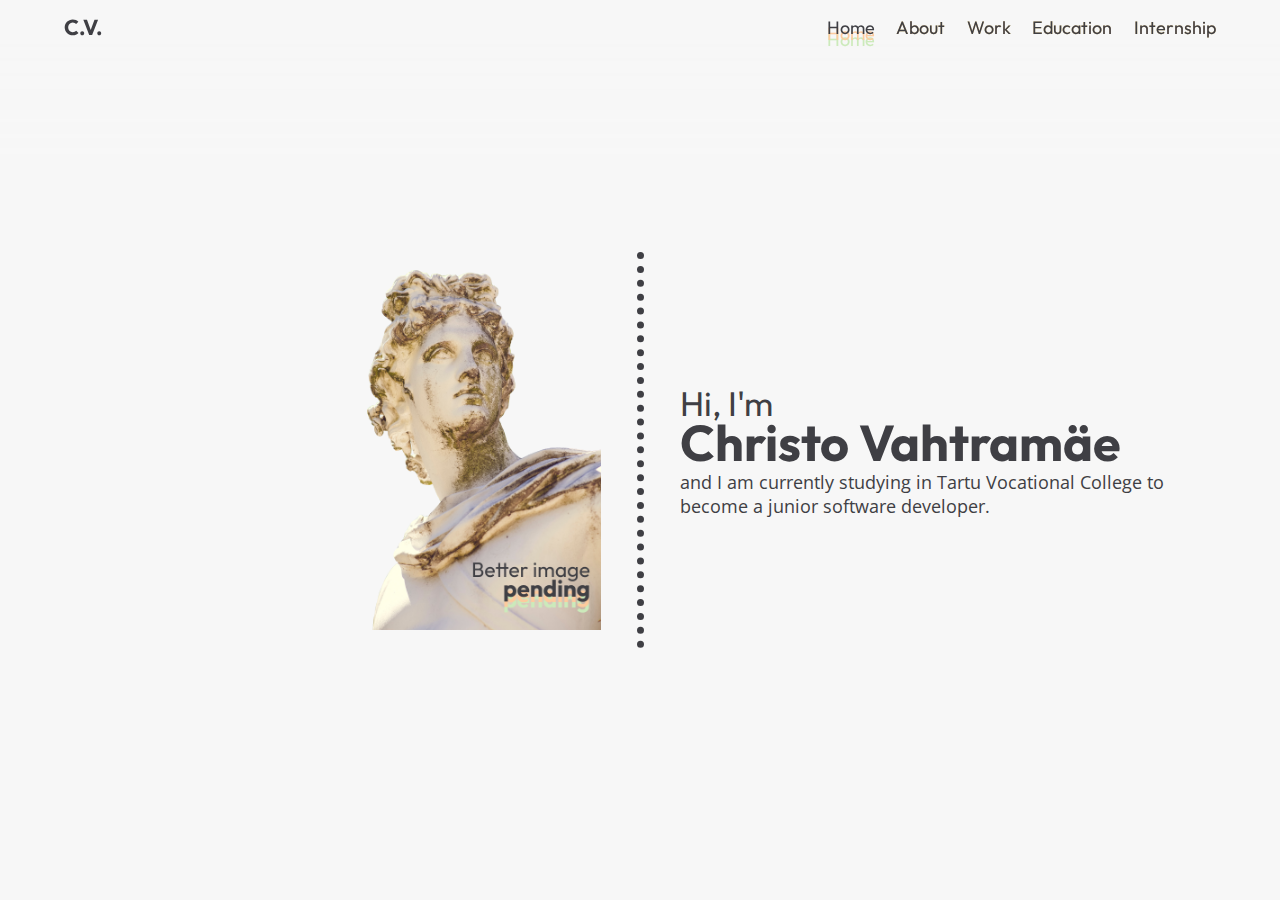
<file: index.html>
<!DOCTYPE html>
<html lang="en">
  <head>
    <meta charset="UTF-8" />
    <meta http-equiv="X-UA-Compatible" content="IE=edge" />
    <meta name="viewport" content="width=device-width, initial-scale=1.0" />
    <link rel="preconnect" href="https://fonts.googleapis.com" />
    <link rel="preconnect" href="https://fonts.gstatic.com" crossorigin />
    <link
      href="https://fonts.googleapis.com/css2?family=Open+Sans:wght@300;400;700&family=Outfit:wght@300;400;500;600;700&display=swap"
      rel="stylesheet"
    />
    <link rel="stylesheet" href="CSS/global.css" />
    <link rel="stylesheet" href="CSS/home.css" />
    <title>Christo V.</title>
  </head>
  <body>
    <div class="loader flex">
      <div class="dots flex">
        <span class="loader-dot" style="--i: 1"></span>
        <span class="loader-dot" style="--i: 2"></span>
        <span class="loader-dot" style="--i: 3"></span>
      </div>
    </div>
    <header>
      <nav class="navbar">
        <div class="nav-content flex">
          <h2 class="nav-home"><a href="index.html">C.V.</a></h2>
          <ul class="nav-links flex">
            <li class="nav-link current"><a href="index.html">Home</a></li>
            <li class="nav-link"><a href="about.html">About</a></li>
            <li class="nav-link"><a href="work.html">Work</a></li>
            <li class="nav-link"><a href="education.html">Education</a></li>
            <li class="nav-link"><a href="internship.html">Internship</a></li>
          </ul>
        </div>
      </nav>
    </header>
    <div class="container">
      <!-- Landing -->

      <section class="landing grid" id="landing">
        <div class="left">
          <img
            src="imgs/other/pending.png"
            alt="A picture of me, Christo!"
            class="my-img"
          />
        </div>
        <div class="middle">
          <div class="divider dotted-line"></div>
        </div>
        <div class="right">
          <p class="greeting">
            Hi, I'm<br /><span class="my-name">Christo Vahtramäe</span>
          </p>
          <p class="intro-desc">
            and I am currently studying in Tartu Vocational College to become a
            junior software developer.
          </p>
        </div>
      </section>
    </div>
    <script src="JS/main.js"></script>
  </body>
</html>
</file>
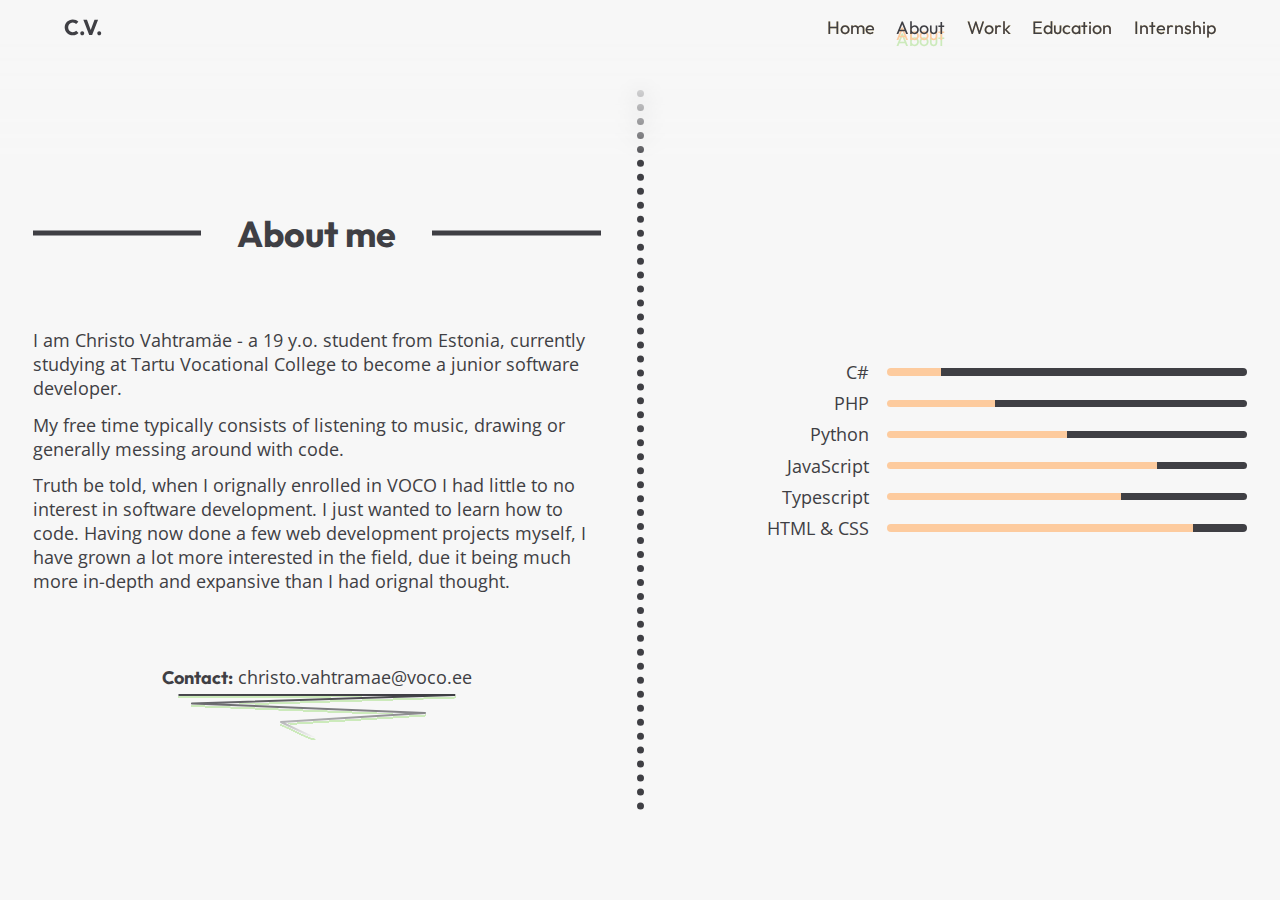
<file: about.html>
<!DOCTYPE html>
<html lang="en">
  <head>
    <meta charset="UTF-8" />
    <meta http-equiv="X-UA-Compatible" content="IE=edge" />
    <meta name="viewport" content="width=device-width, initial-scale=1.0" />
    <link rel="preconnect" href="https://fonts.googleapis.com" />
    <link rel="preconnect" href="https://fonts.gstatic.com" crossorigin />
    <link
      href="https://fonts.googleapis.com/css2?family=Open+Sans:wght@300;400;700&family=Outfit:wght@300;400;500;600;700&display=swap"
      rel="stylesheet"
    />
    <link rel="stylesheet" href="CSS/global.css" />
    <link rel="stylesheet" href="CSS/about.css" />
    <title>Christo V.</title>
  </head>
  <body>
    <div class="loader flex">
      <div class="dots flex">
        <span class="loader-dot" style="--i: 1"></span>
        <span class="loader-dot" style="--i: 2"></span>
        <span class="loader-dot" style="--i: 3"></span>
      </div>
    </div>
    <header>
      <nav class="navbar">
        <div class="nav-content flex">
          <h2 class="nav-home"><a href="index.html">C.V.</a></h2>
          <ul class="nav-links flex">
            <li class="nav-link"><a href="index.html">Home</a></li>
            <li class="nav-link current"><a href="about.html">About</a></li>
            <li class="nav-link"><a href="work.html">Work</a></li>
            <li class="nav-link"><a href="education.html">Education</a></li>
            <li class="nav-link"><a href="internship.html">Internship</a></li>
          </ul>
        </div>
      </nav>
    </header>
    <div class="container">
      <!-- About me -->

      <section class="about grid" id="about">
        <div class="left flex content-column">
          <div class="header"><h1>About me</h1></div>
          <div class="content">
            <p>
              I am Christo Vahtramäe - a 19 y.o. student from Estonia, currently
              studying at Tartu Vocational College to become a junior software
              developer.
            </p>
            <p>
              My free time typically consists of listening to music, drawing or
              generally messing around with code.
            </p>
            <p>
              Truth be told, when I orignally enrolled in VOCO I had little to
              no interest in software development. I just wanted to learn how to
              code. Having now done a few web development projects myself, I
              have grown a lot more interested in the field, due it being much
              more in-depth and expansive than I had orignal thought.
            </p>
          </div>
          <div class="footer">
            <p class="contact"><b>Contact:</b> christo.vahtramae@voco.ee</p>
          </div>
        </div>
        <div class="middle">
          <div class="divider dotted-line"></div>
        </div>
        <div class="right flex">
          <div class="c-sharp programming-language flex">
            <p class="language">C#</p>
            <span class="proficiency"></span>
          </div>
          <div class="php programming-language flex">
            <p class="language">PHP</p>
            <span class="proficiency"></span>
          </div>
          <div class="python programming-language flex">
            <p class="language">Python</p>
            <span class="proficiency"></span>
          </div>
          <div class="javascript programming-language flex">
            <p class="language">JavaScript</p>
            <span class="proficiency"></span>
          </div>
          <div class="typescript programming-language flex">
            <p class="language">Typescript</p>
            <span class="proficiency"></span>
          </div>
          <div class="html-css programming-language flex">
            <p class="language">HTML & CSS</p>
            <span class="proficiency"></span>
          </div>
        </div>
      </section>
    </div>
    <script src="JS/main.js"></script>
  </body>
</html>
</file>
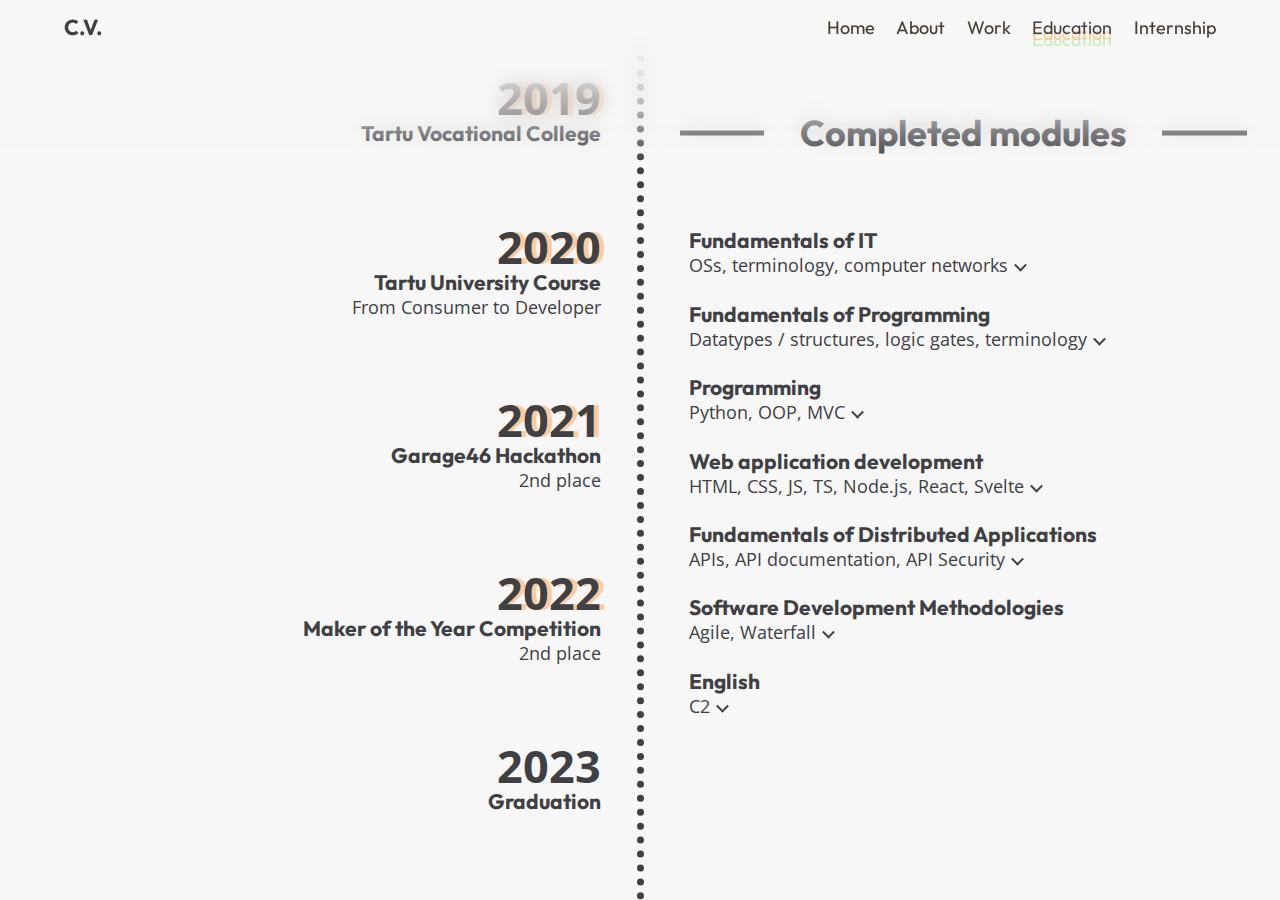
<file: education.html>
<!DOCTYPE html>
<html lang="en">
  <head>
    <meta charset="UTF-8" />
    <meta http-equiv="X-UA-Compatible" content="IE=edge" />
    <meta name="viewport" content="width=device-width, initial-scale=1.0" />
    <link rel="preconnect" href="https://fonts.googleapis.com" />
    <link rel="preconnect" href="https://fonts.gstatic.com" crossorigin />
    <link
      href="https://fonts.googleapis.com/css2?family=Open+Sans:wght@300;400;700&family=Outfit:wght@300;400;500;600;700&display=swap"
      rel="stylesheet"
    />
    <link rel="stylesheet" href="CSS/global.css" />
    <link rel="stylesheet" href="CSS/education.css" />
    <title>Christo V.</title>
  </head>
  <body>
    <div class="loader flex">
      <div class="dots flex">
        <span class="loader-dot" style="--i: 1"></span>
        <span class="loader-dot" style="--i: 2"></span>
        <span class="loader-dot" style="--i: 3"></span>
      </div>
    </div>
    <header>
      <nav class="navbar">
        <div class="nav-content flex">
          <h2 class="nav-home"><a href="index.html">C.V.</a></h2>
          <ul class="nav-links flex">
            <li class="nav-link"><a href="index.html">Home</a></li>
            <li class="nav-link"><a href="about.html">About</a></li>
            <li class="nav-link"><a href="work.html">Work</a></li>
            <li class="nav-link current">
              <a href="education.html">Education</a>
            </li>
            <li class="nav-link"><a href="internship.html">Internship</a></li>
          </ul>
        </div>
      </nav>
    </header>
    <div class="container">
      <!-- Education  -->

      <section class="education grid" id="education">
        <div class="left">
          <ol class="events flex">
            <li class="event">
              <span class="year passed">2019</span>
              <h3>Tartu Vocational College</h3>
            </li>
            <li class="event">
              <span class="year passed">2020</span>
              <h3>Tartu University Course</h3>
              <span class="sub">From Consumer to Developer</span>
            </li>
            <li class="event">
              <span class="year passed">2021</span>
              <h3>Garage46 Hackathon</h3>
              <span class="sub">2nd place</span>
            </li>
            <li class="event">
              <span class="year passed">2022</span>
              <h3>Maker of the Year Competition</h3>
              <span class="sub">2nd place</span>
            </li>
            <li class="event">
              <span class="year">2023</span>
              <h3>Graduation</h3>
            </li>
          </ol>
        </div>
        <div class="middle">
          <div class="timeline divider dotted-line"></div>
        </div>
        <div class="right flex content-column">
          <div class="header">
            <h1>Completed modules</h1>
          </div>
          <div class="content flex">
            <ul class="modules flex">
              <li class="module v-dotted-line">
                <span class="clickable" id="clickToExpand" tabindex="0">
                  <h3>Fundamentals of IT</h3>
                  <span class="sub"
                    >OSs, terminology, computer networks
                    <span class="arrow"></span
                  ></span>
                </span>
                <div class="desc">
                  <p>
                    I learnt how to use different OSs, what certain acronyms and
                    abbreviations mean and how computer networks work.
                  </p>
                </div>
              </li>
              <li class="module v-dotted-line">
                <span class="clickable" id="clickToExpand" tabindex="0">
                  <h3>Fundamentals of Programming</h3>
                  <span class="sub"
                    >Datatypes / structures, logic gates, terminology
                    <span class="arrow"></span
                  ></span>
                </span>
                <div class="desc">
                  <p>
                    I learned more about the basic low-level programming
                    concepts, like logic gates, as well as different number
                    systems, such as binary.
                  </p>
                </div>
              </li>
              <li class="module v-dotted-line">
                <span class="clickable" id="clickToExpand" tabindex="0">
                  <h3>Programming</h3>
                  <span class="sub"
                    >Python, OOP, MVC <span class="arrow"></span
                  ></span>
                </span>
                <div class="desc">
                  <p>
                    First experience with actual code writing. Learnt the OOP
                    programming model as well as the MVC framework for
                    development.
                  </p>
                </div>
              </li>
              <li class="module v-dotted-line">
                <span class="clickable" id="clickToExpand" tabindex="0">
                  <h3>Web application development</h3>
                  <span class="sub"
                    >HTML, CSS, JS, TS, Node.js, React, Svelte
                    <span class="arrow"></span
                  ></span>
                </span>
                <div class="desc">
                  <p>
                    Learnt how to create the front-end and back-end for web
                    applications as well as the different possibilites for doing
                    either-or.
                  </p>
                </div>
              </li>
              <li class="module v-dotted-line">
                <span class="clickable" id="clickToExpand" tabindex="0">
                  <h3>Fundamentals of Distributed Applications</h3>
                  <span class="sub"
                    >APIs, API documentation, API Security
                    <span class="arrow"></span
                  ></span>
                </span>
                <div class="desc">
                  <p>
                    Learned how to create a RESTful API, which has user
                    authentication, and how to document APIs using Swagger.
                  </p>
                </div>
              </li>
              <li class="module v-dotted-line">
                <span class="clickable" id="clickToExpand" tabindex="0">
                  <h3>Software Development Methodologies</h3>
                  <span class="sub"
                    >Agile, Waterfall <span class="arrow"></span
                  ></span>
                </span>
                <div class="desc">
                  <p>
                    Learned the different methodologies, that have been used
                    throughout the IT field. Special emphasis being given to the
                    workings of agile methodologies.
                  </p>
                </div>
              </li>
              <li class="module v-dotted-line">
                <span class="clickable" id="clickToExpand" tabindex="0">
                  <h3>English</h3>
                  <span class="sub">C2 <span class="arrow"></span></span>
                </span>
                <div class="desc">
                  <p>
                    No problems communicating in English, however I do have a
                    noticeable accent when speaking, as well as the occasional
                    grammar mistake here and there.
                  </p>
                </div>
              </li>
            </ul>
          </div>
          <div class="footer"></div>
        </div>
      </section>
    </div>
    <script src="JS/main.js"></script>
    <script src="JS/clicking.js"></script>
  </body>
</html>
</file>
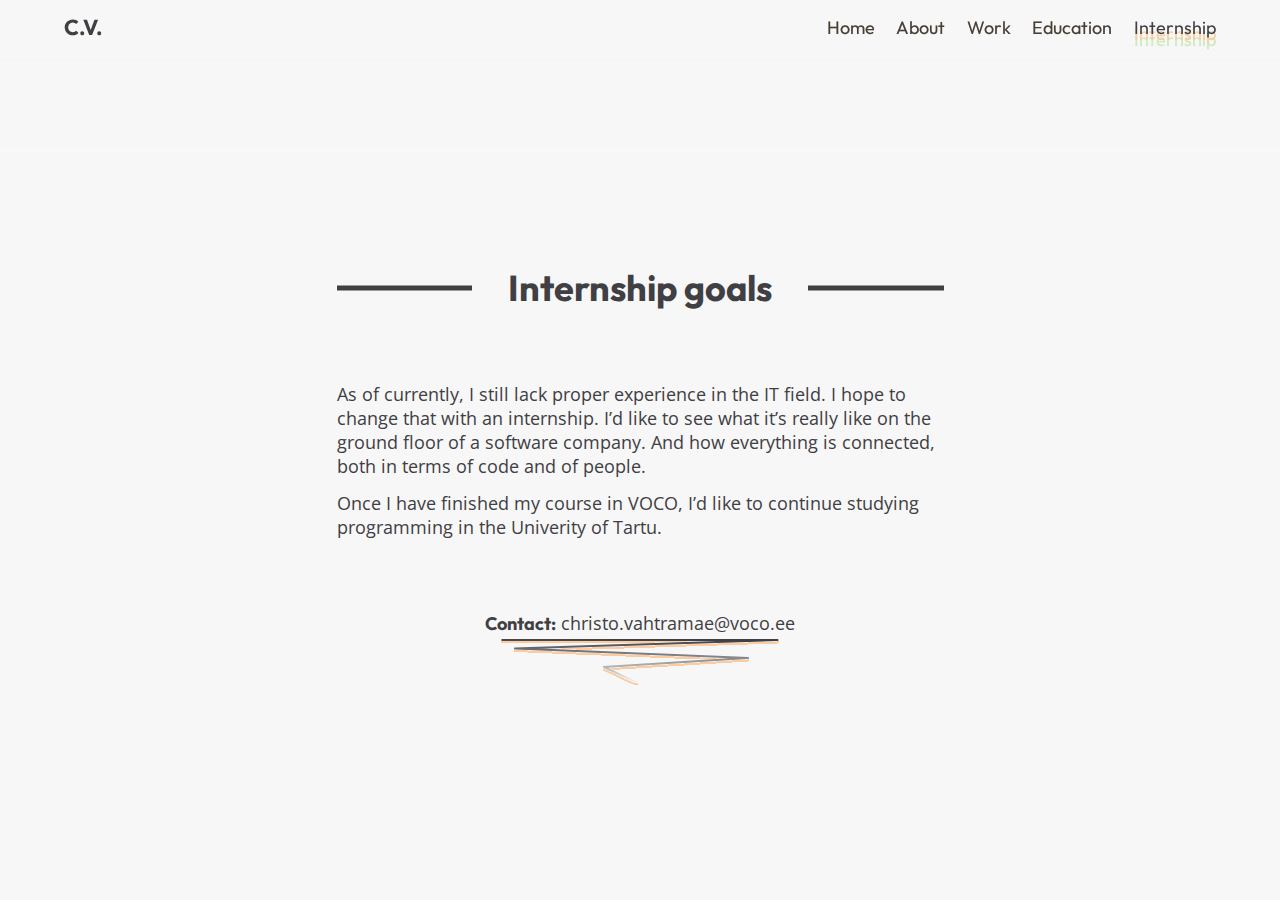
<file: internship.html>
<!DOCTYPE html>
<html lang="en">
  <head>
    <meta charset="UTF-8" />
    <meta http-equiv="X-UA-Compatible" content="IE=edge" />
    <meta name="viewport" content="width=device-width, initial-scale=1.0" />
    <link rel="preconnect" href="https://fonts.googleapis.com" />
    <link rel="preconnect" href="https://fonts.gstatic.com" crossorigin />
    <link
      href="https://fonts.googleapis.com/css2?family=Open+Sans:wght@300;400;700&family=Outfit:wght@300;400;500;600;700&display=swap"
      rel="stylesheet"
    />
    <link rel="stylesheet" href="CSS/global.css" />
    <link rel="stylesheet" href="CSS/internship.css" />
    <link rel="stylesheet" href="CSS/queries.css" />
    <title>Christo V.</title>
  </head>
  <body>
    <div class="loader flex">
      <div class="dots flex">
        <span class="loader-dot" style="--i: 1"></span>
        <span class="loader-dot" style="--i: 2"></span>
        <span class="loader-dot" style="--i: 3"></span>
      </div>
    </div>
    <header>
      <nav class="navbar">
        <div class="nav-content flex">
          <h2 class="nav-home"><a href="index.html">C.V.</a></h2>
          <ul class="nav-links flex">
            <li class="nav-link"><a href="index.html">Home</a></li>
            <li class="nav-link"><a href="about.html">About</a></li>
            <li class="nav-link"><a href="work.html">Work</a></li>
            <li class="nav-link"><a href="education.html">Education</a></li>
            <li class="nav-link current">
              <a href="internship.html">Internship</a>
            </li>
          </ul>
        </div>
      </nav>
    </header>
    <div class="container">
      <!-- Internship -->

      <section class="internship grid" id="internship">
        <div class="left"></div>
        <div class="middle flex content-column">
          <div class="header"><h1>Internship goals</h1></div>
          <div class="content">
            <p>
              As of currently, I still lack proper experience in the IT field. I
              hope to change that with an internship. I’d like to see what it’s
              really like on the ground floor of a software company. And how
              everything is connected, both in terms of code and of people.
            </p>
            <p>
              Once I have finished my course in VOCO, I’d like to continue
              studying programming in the Univerity of Tartu.
            </p>
          </div>
          <p class="contact"><b>Contact:</b> christo.vahtramae@voco.ee</p>
        </div>
        <div class="right"></div>
      </section>
    </div>
    <script src="JS/main.js"></script>
  </body>
</html>
</file>
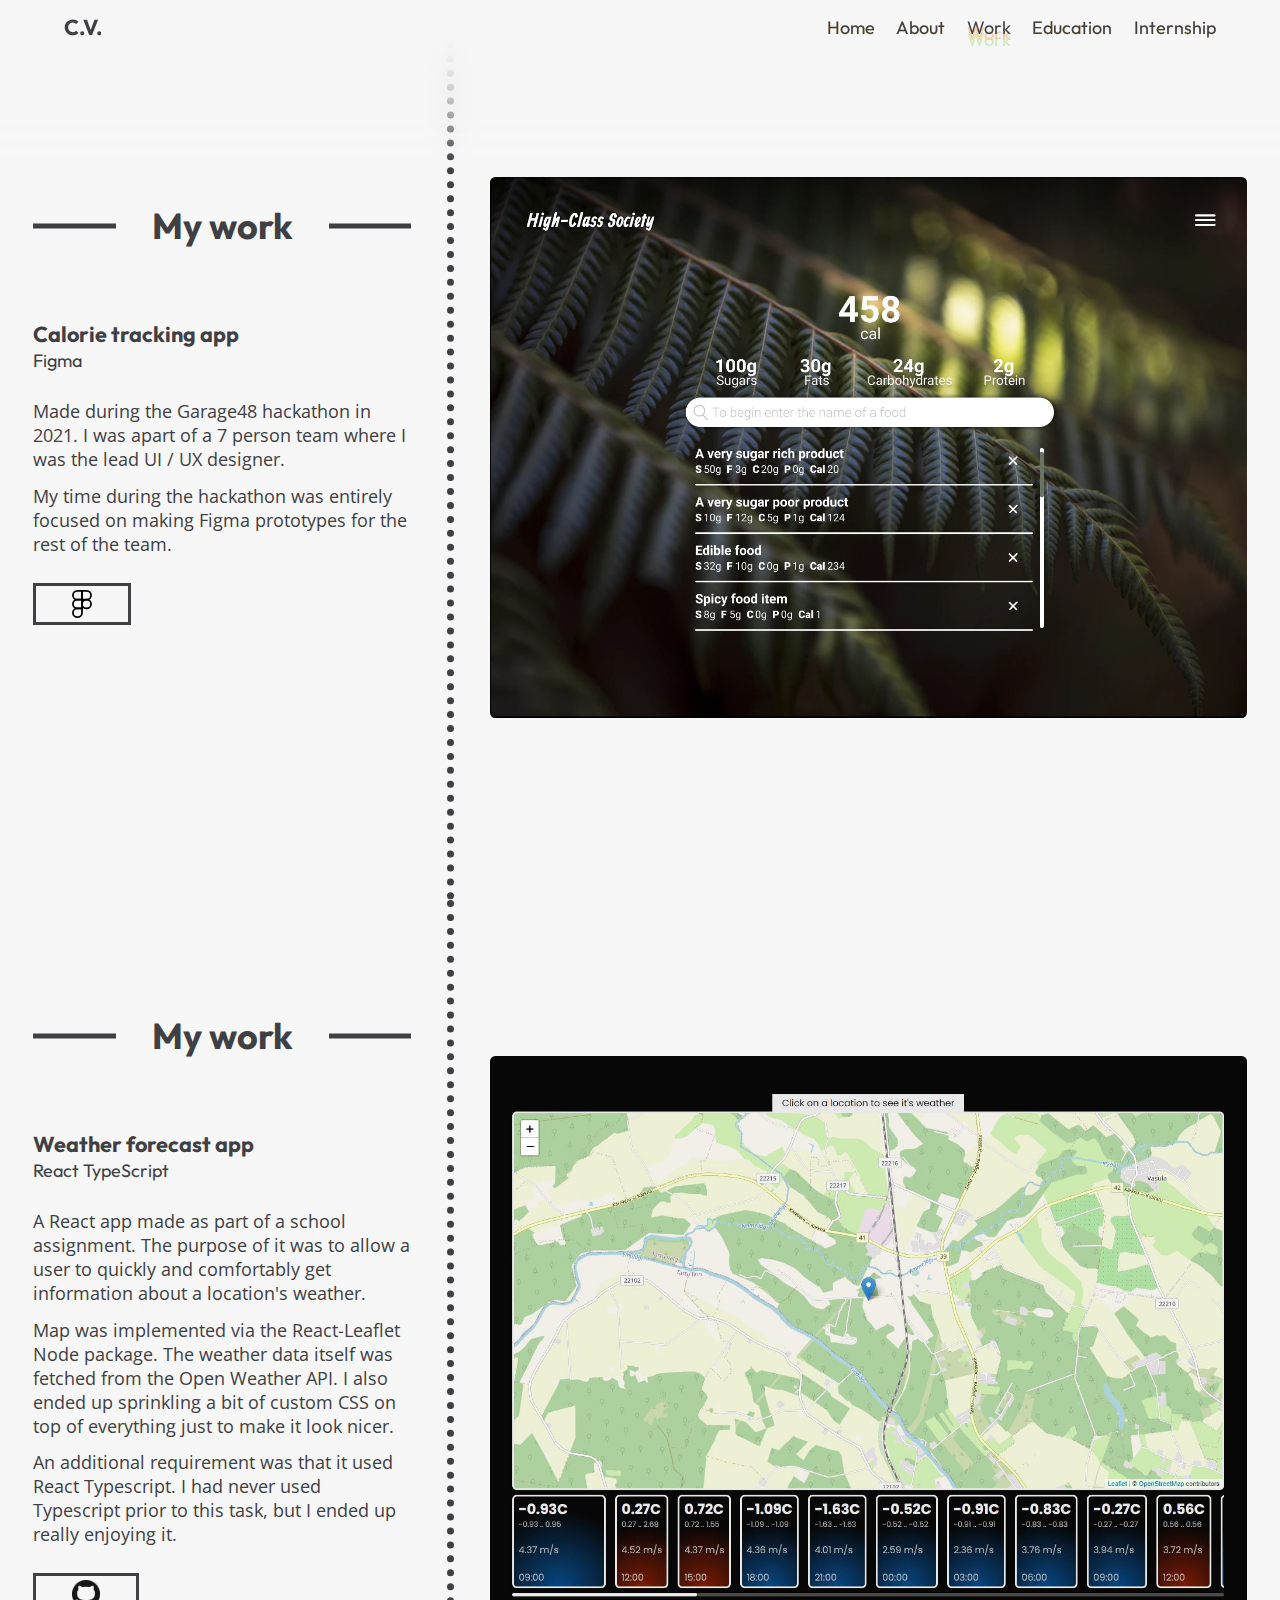
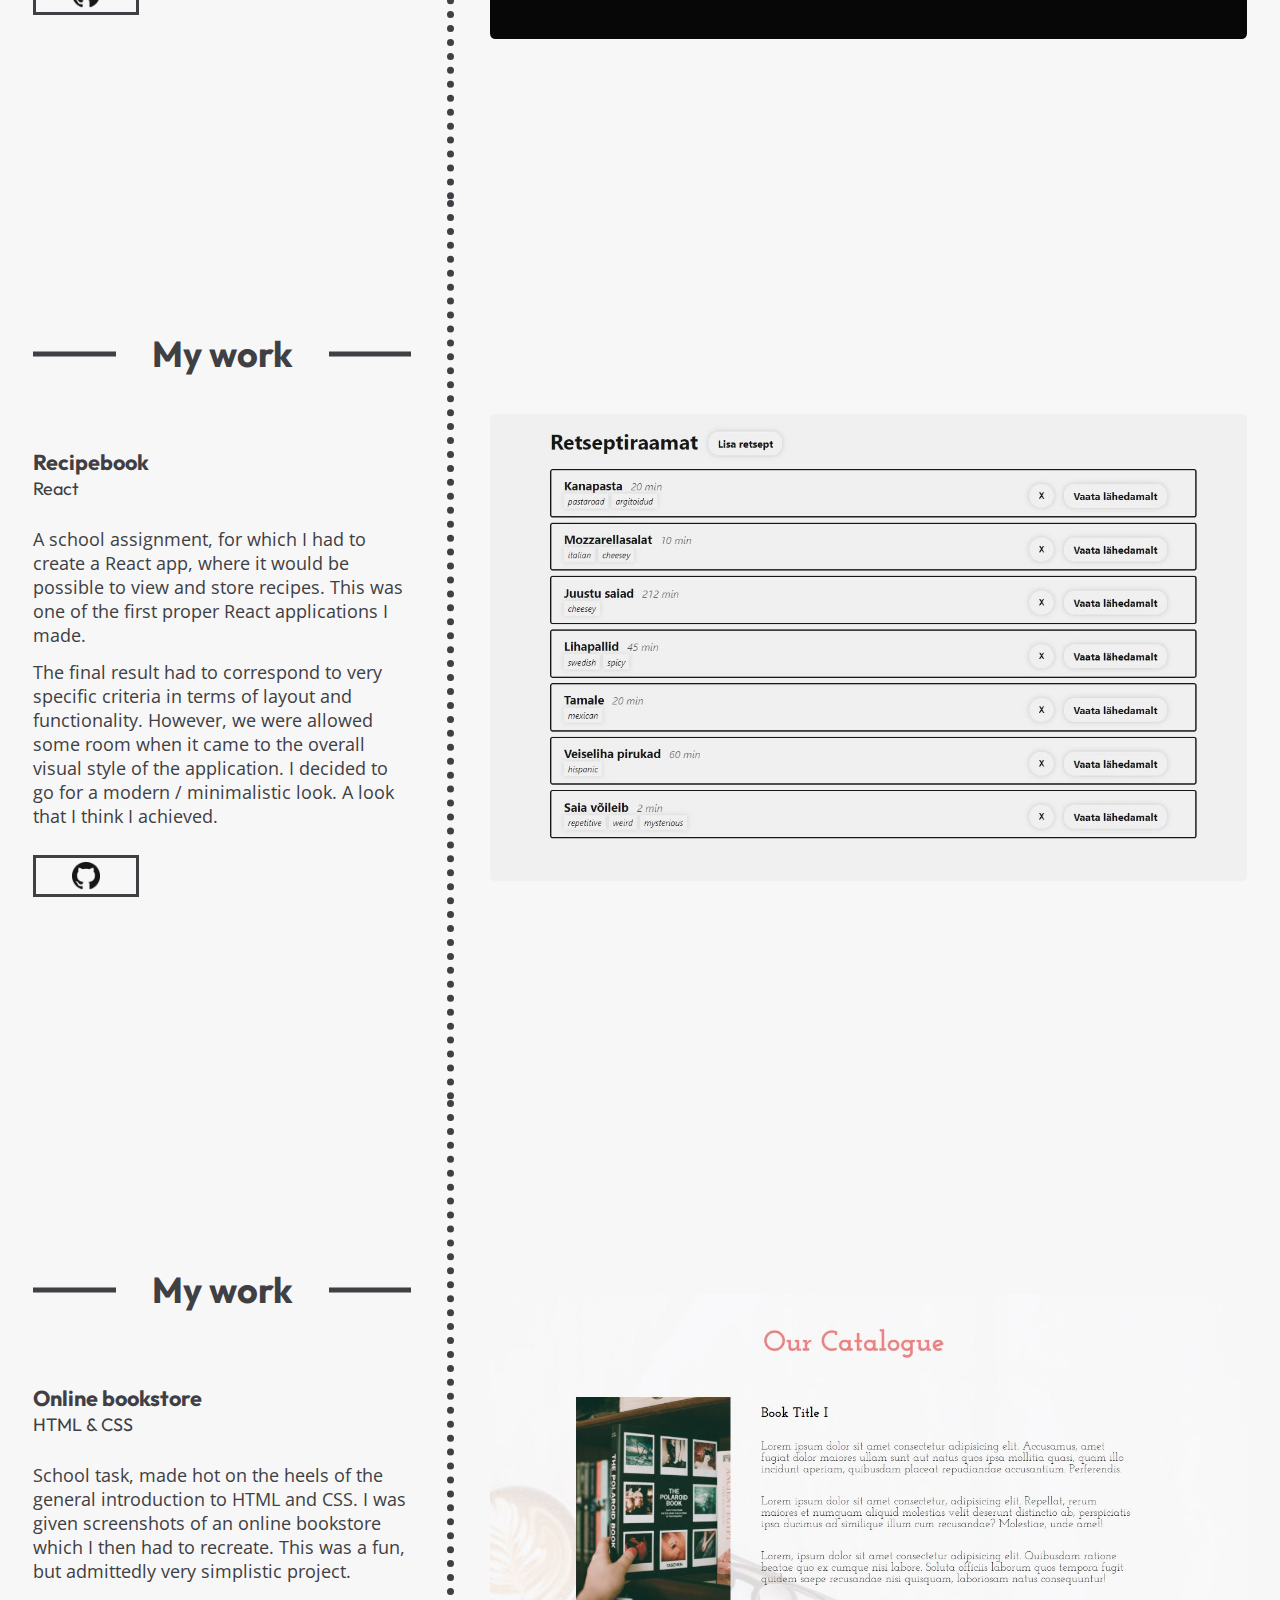
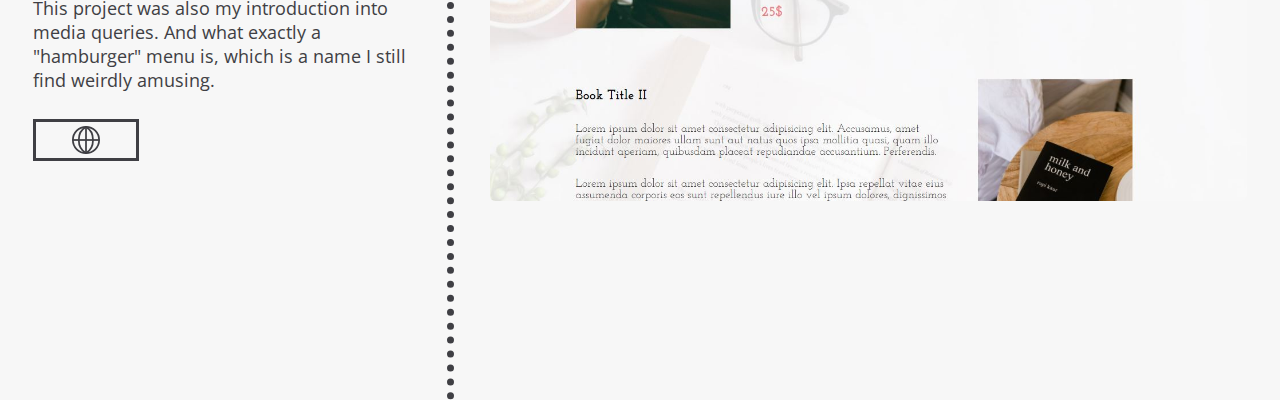
<file: work.html>
<!DOCTYPE html>
<html lang="en">
  <head>
    <meta charset="UTF-8" />
    <meta http-equiv="X-UA-Compatible" content="IE=edge" />
    <meta name="viewport" content="width=device-width, initial-scale=1.0" />
    <link rel="preconnect" href="https://fonts.googleapis.com" />
    <link rel="preconnect" href="https://fonts.gstatic.com" crossorigin />
    <link
      href="https://fonts.googleapis.com/css2?family=Open+Sans:wght@300;400;700&family=Outfit:wght@300;400;500;600;700&display=swap"
      rel="stylesheet"
    />
    <link rel="stylesheet" href="CSS/global.css" />
    <link rel="stylesheet" href="CSS/work.css" />
    <title>Christo V.</title>
  </head>
  <body>
    <div class="loader flex">
      <div class="dots flex">
        <span class="loader-dot" style="--i: 1"></span>
        <span class="loader-dot" style="--i: 2"></span>
        <span class="loader-dot" style="--i: 3"></span>
      </div>
    </div>
    <header>
      <nav class="navbar">
        <div class="nav-content flex">
          <h2 class="nav-home"><a href="index.html">C.V.</a></h2>
          <ul class="nav-links flex">
            <li class="nav-link"><a href="index.html">Home</a></li>
            <li class="nav-link"><a href="about.html">About</a></li>
            <li class="nav-link current"><a href="work.html">Work</a></li>
            <li class="nav-link"><a href="education.html">Education</a></li>
            <li class="nav-link"><a href="internship.html">Internship</a></li>
          </ul>
        </div>
      </nav>
    </header>
    <div class="container">
      <!-- Done work / Projects -->

      <!-- Calorie Tracking app -->

      <section class="work grid" id="work">
        <div class="left flex content-column">
          <div class="header"><h1>My work</h1></div>
          <div class="content flex">
            <div class="project-heading">
              <h2>Calorie tracking app</h2>
              <span class="sub">Figma</span>
            </div>
            <div class="description">
              <p>
                Made during the Garage48 hackathon in 2021. I was apart of a 7
                person team where I was the lead UI / UX designer.
              </p>
              <p>
                My time during the hackathon was entirely focused on making
                Figma prototypes for the rest of the team.
              </p>
            </div>
            <div class="project-links flex">
              <a
                href="https://www.figma.com/proto/KhEQ8M1x9wv5IgtZ16Vavr/%5BPH%5D-Tracker?node-id=81%3A359&scaling=min-zoom&page-id=0%3A1&starting-point-node-id=81%3A359"
                class="project-link flex"
                target="_blank"
              >
                <img src="imgs/icons/1-Color-Icon-Black.svg" alt="Figma link" />
              </a>
            </div>
          </div>
          <div class="footer"></div>
        </div>
        <div class="middle">
          <div class="divider dotted-line"></div>
        </div>
        <div class="right">
          <img
            src="imgs/snapshots/calorieApp.JPG"
            alt="Snapshot of calorie tracking app"
            class="work-snapshot"
          />
        </div>
      </section>

      <!-- Weather Forecast app -->

      <section class="work grid" id="work">
        <div class="left flex content-column">
          <div class="header"><h1>My work</h1></div>
          <div class="content flex">
            <div class="project-heading">
              <h2>Weather forecast app</h2>
              <span class="sub">React TypeScript</span>
            </div>
            <div class="description">
              <p>
                A React app made as part of a school assignment. The purpose of
                it was to allow a user to quickly and comfortably get
                information about a location's weather.
              </p>
              <p>
                Map was implemented via the React-Leaflet Node package. The
                weather data itself was fetched from the Open Weather API. I
                also ended up sprinkling a bit of custom CSS on top of
                everything just to make it look nicer.
              </p>
              <p>
                An additional requirement was that it used React Typescript. I
                had never used Typescript prior to this task, but I ended up
                really enjoying it.
              </p>
            </div>
            <div class="project-links flex">
              <a
                href="https://github.com/Christo-IV/react-weather"
                class="project-link flex"
                target="_blank"
              >
                <img src="imgs/icons/GitHub-Mark-32px.png" alt="GitHub link" />
              </a>
            </div>
          </div>
          <div class="footer"></div>
        </div>
        <div class="middle">
          <div class="divider dotted-line"></div>
        </div>
        <div class="right">
          <img
            src="imgs/snapshots/weatherApp.JPG"
            alt="Snapshot of weather forecast app"
            class="work-snapshot"
          />
        </div>
      </section>

      <!-- Recipebook -->

      <section class="work grid" id="work">
        <div class="left flex content-column">
          <div class="header"><h1>My work</h1></div>
          <div class="content flex">
            <div class="project-heading">
              <h2>Recipebook</h2>
              <span class="sub">React</span>
            </div>
            <div class="description">
              <p>
                A school assignment, for which I had to create a React app,
                where it would be possible to view and store recipes. This was
                one of the first proper React applications I made.
              </p>
              <p>
                The final result had to correspond to very specific criteria in
                terms of layout and functionality. However, we were allowed some
                room when it came to the overall visual style of the
                application. I decided to go for a modern / minimalistic look. A
                look that I think I achieved.
              </p>
            </div>
            <div class="project-links flex">
              <a
                href="https://github.com/Christo-IV/retseptiraamat"
                class="project-link flex"
                target="_blank"
              >
                <img src="imgs/icons/GitHub-Mark-32px.png" alt="GitHub link" />
              </a>
            </div>
          </div>
          <div class="footer"></div>
        </div>
        <div class="middle">
          <div class="divider dotted-line"></div>
        </div>
        <div class="right">
          <img
            src="imgs/snapshots/recipebook.JPG"
            alt="Snapshot of weather forecast app"
            class="work-snapshot"
          />
        </div>
      </section>

      <!-- Online bookstore -->

      <section class="work grid" id="work">
        <div class="left flex content-column">
          <div class="header"><h1>My work</h1></div>
          <div class="content flex">
            <div class="project-heading">
              <h2>Online bookstore</h2>
              <span class="sub">HTML & CSS</span>
            </div>
            <div class="description">
              <p>
                School task, made hot on the heels of the general introduction
                to HTML and CSS. I was given screenshots of an online bookstore
                which I then had to recreate. This was a fun, but admittedly
                very simplistic project.
              </p>
              <p>
                This project was also my introduction into media queries. And
                what exactly a "hamburger" menu is, which is a name I still find
                weirdly amusing.
              </p>
            </div>
            <div class="project-links flex">
              <a
                href="http://vahtramaechristo.ikt.khk.ee/Veebiarendus/Praks3/"
                class="project-link flex"
                target="_blank"
              >
                <img src="imgs/icons/globe.svg" alt="Live website link" />
              </a>
            </div>
          </div>
          <div class="footer"></div>
        </div>
        <div class="middle">
          <div class="divider dotted-line"></div>
        </div>
        <div class="right">
          <img
            src="imgs/snapshots/bookstore.JPG"
            alt="Snapshot of weather forecast app"
            class="work-snapshot"
          />
        </div>
      </section>
    </div>
    <script src="JS/main.js"></script>
  </body>
</html>
</file>
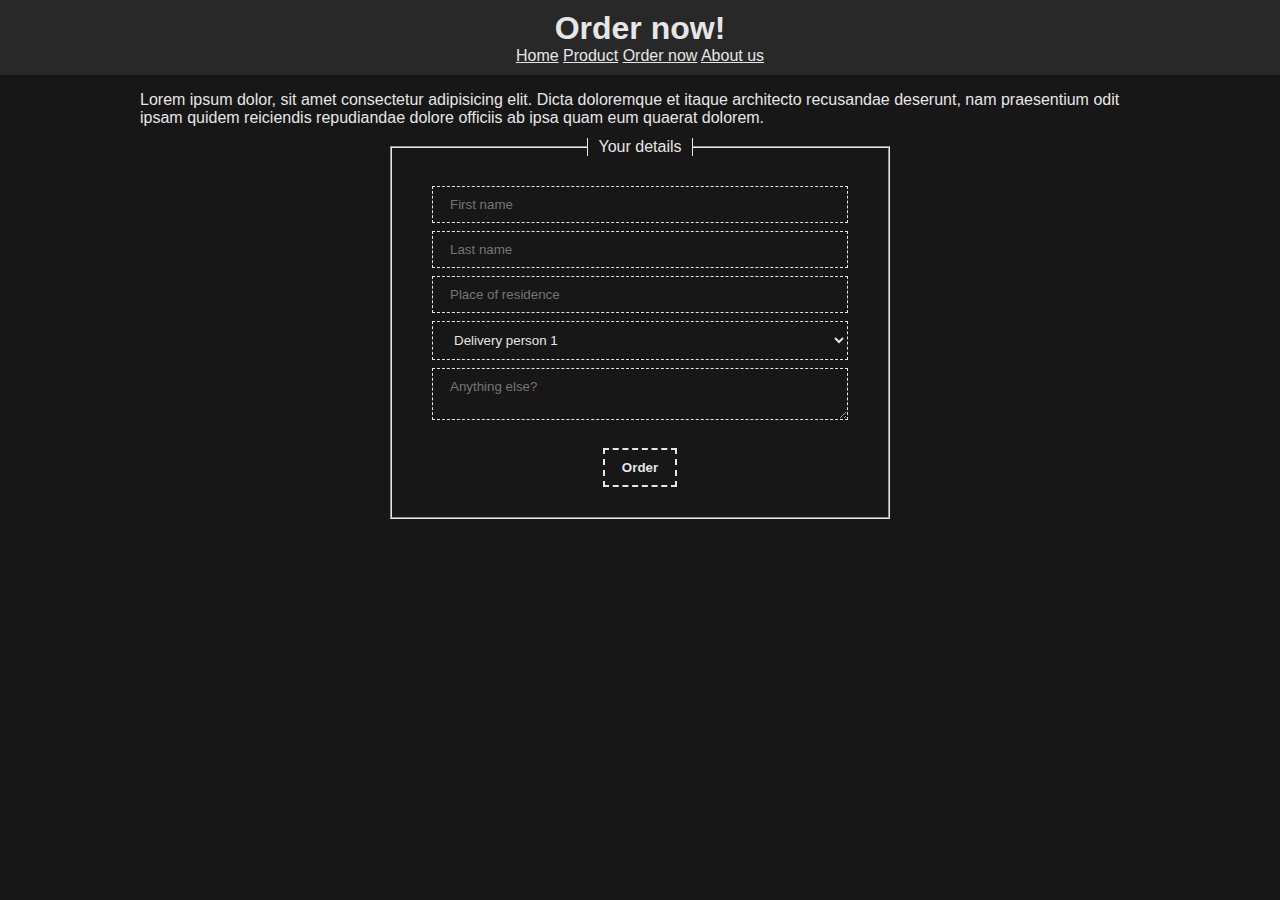
<file: pages/order.html>
<!DOCTYPE html>
<html lang="en">
  <head>
    <meta charset="UTF-8" />
    <meta name="viewport" content="width=device-width, initial-scale=1.0" />
    <link rel="stylesheet" href="/style/style.css" />
    <title>Hello title!</title>
  </head>
  <body>
    <header>
      <h1 class="title"><a>Order now!</a></h1>
      <nav>
        <li class="nav-list">
          <a class="nav-link" href="/index.html">Home</a>
          <a class="nav-link" href="/pages/product.html">Product</a>
          <a class="nav-link" href="/pages/order.html">Order now</a>
          <a class="nav-link" href="/pages/us.html">About us</a>
        </li>
      </nav>
    </header>
    <div class="container">
      <p>
        Lorem ipsum dolor, sit amet consectetur adipisicing elit. Dicta
        doloremque et itaque architecto recusandae deserunt, nam praesentium
        odit ipsam quidem reiciendis repudiandae dolore officiis ab ipsa quam
        eum quaerat dolorem.
      </p>
      <form>
        <fieldset>
          <legend>Your details</legend>
          <input
            type="text"
            class="margin"
            id="first-name"
            placeholder="First name"
          />
          <input
            type="text"
            class="margin"
            id="last-name"
            placeholder="Last name"
          />
          <input
            type="text"
            class="margin"
            id="location"
            placeholder="Place of residence"
          />
          <select class="margin">
            <option>Delivery person 1</option>
            <option>Delivery person 2</option>
            <option>Delivery person 3</option>
          </select>
          <textarea class="margin" placeholder="Anything else?"></textarea>
          <button>Order</button>
        </fieldset>
      </form>
    </div>
  </body>
</html>
</file>
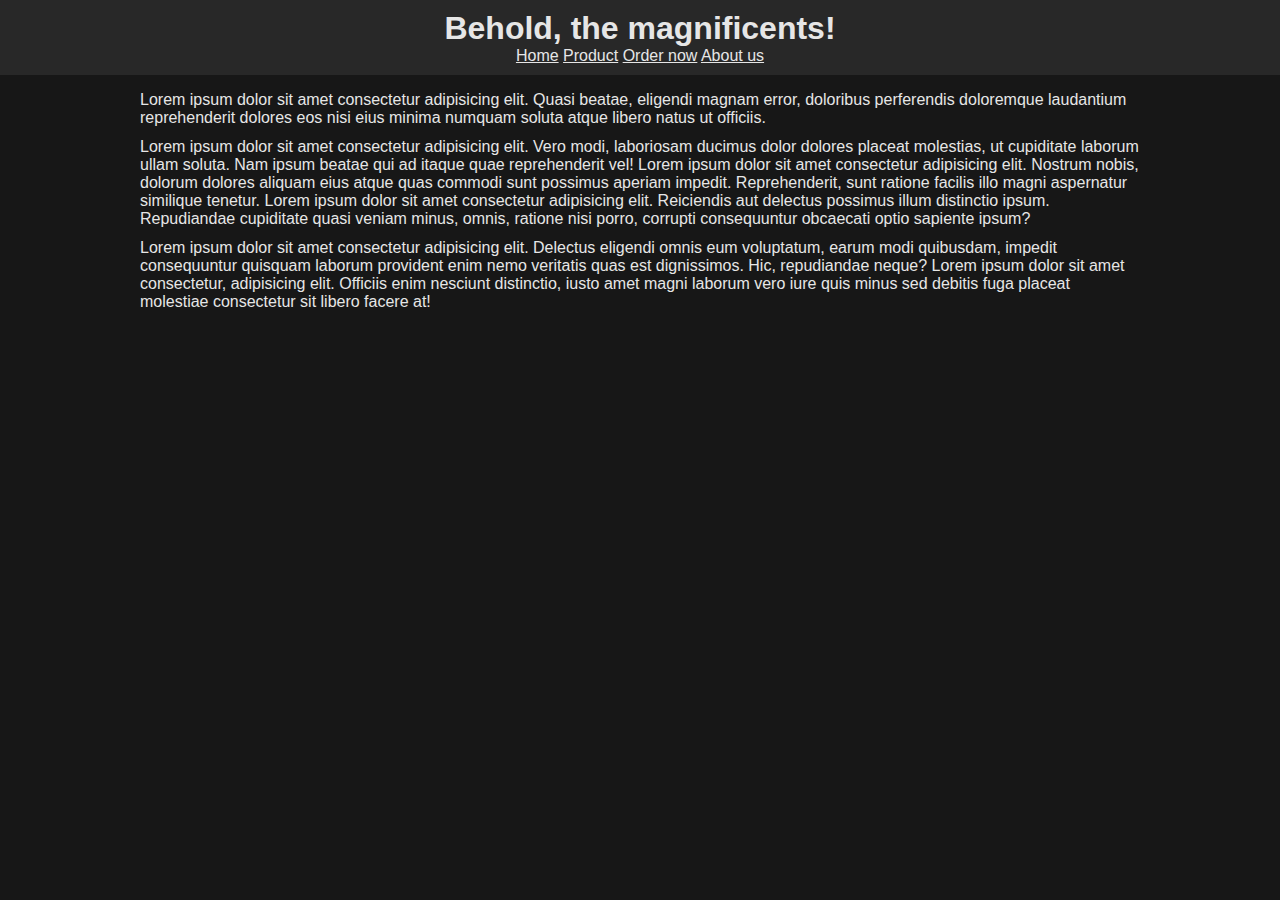
<file: pages/product.html>
<!DOCTYPE html>
<html lang="en">
  <head>
    <meta charset="UTF-8" />
    <meta name="viewport" content="width=device-width, initial-scale=1.0" />
    <link rel="stylesheet" href="/style/style.css" />
    <title>Hello title!</title>
  </head>
  <body>
    <header>
      <h1 class="title"><a>Behold, the magnificents!</a></h1>
      <nav>
        <li class="nav-list">
          <a class="nav-link" href="/index.html">Home</a>
          <a class="nav-link" href="/pages/product.html">Product</a>
          <a class="nav-link" href="/pages/order.html">Order now</a>
          <a class="nav-link" href="/pages/us.html">About us</a>
        </li>
      </nav>
    </header>
    <div class="container">
      <p>
        Lorem ipsum dolor sit amet consectetur adipisicing elit. Quasi beatae,
        eligendi magnam error, doloribus perferendis doloremque laudantium
        reprehenderit dolores eos nisi eius minima numquam soluta atque libero
        natus ut officiis.
      </p>
      <p>
        Lorem ipsum dolor sit amet consectetur adipisicing elit. Vero modi,
        laboriosam ducimus dolor dolores placeat molestias, ut cupiditate
        laborum ullam soluta. Nam ipsum beatae qui ad itaque quae reprehenderit
        vel! Lorem ipsum dolor sit amet consectetur adipisicing elit. Nostrum
        nobis, dolorum dolores aliquam eius atque quas commodi sunt possimus
        aperiam impedit. Reprehenderit, sunt ratione facilis illo magni
        aspernatur similique tenetur. Lorem ipsum dolor sit amet consectetur
        adipisicing elit. Reiciendis aut delectus possimus illum distinctio
        ipsum. Repudiandae cupiditate quasi veniam minus, omnis, ratione nisi
        porro, corrupti consequuntur obcaecati optio sapiente ipsum?
      </p>
      <p>
        Lorem ipsum dolor sit amet consectetur adipisicing elit. Delectus
        eligendi omnis eum voluptatum, earum modi quibusdam, impedit
        consequuntur quisquam laborum provident enim nemo veritatis quas est
        dignissimos. Hic, repudiandae neque? Lorem ipsum dolor sit amet
        consectetur, adipisicing elit. Officiis enim nesciunt distinctio, iusto
        amet magni laborum vero iure quis minus sed debitis fuga placeat
        molestiae consectetur sit libero facere at!
      </p>
    </div>
  </body>
</html>
</file>
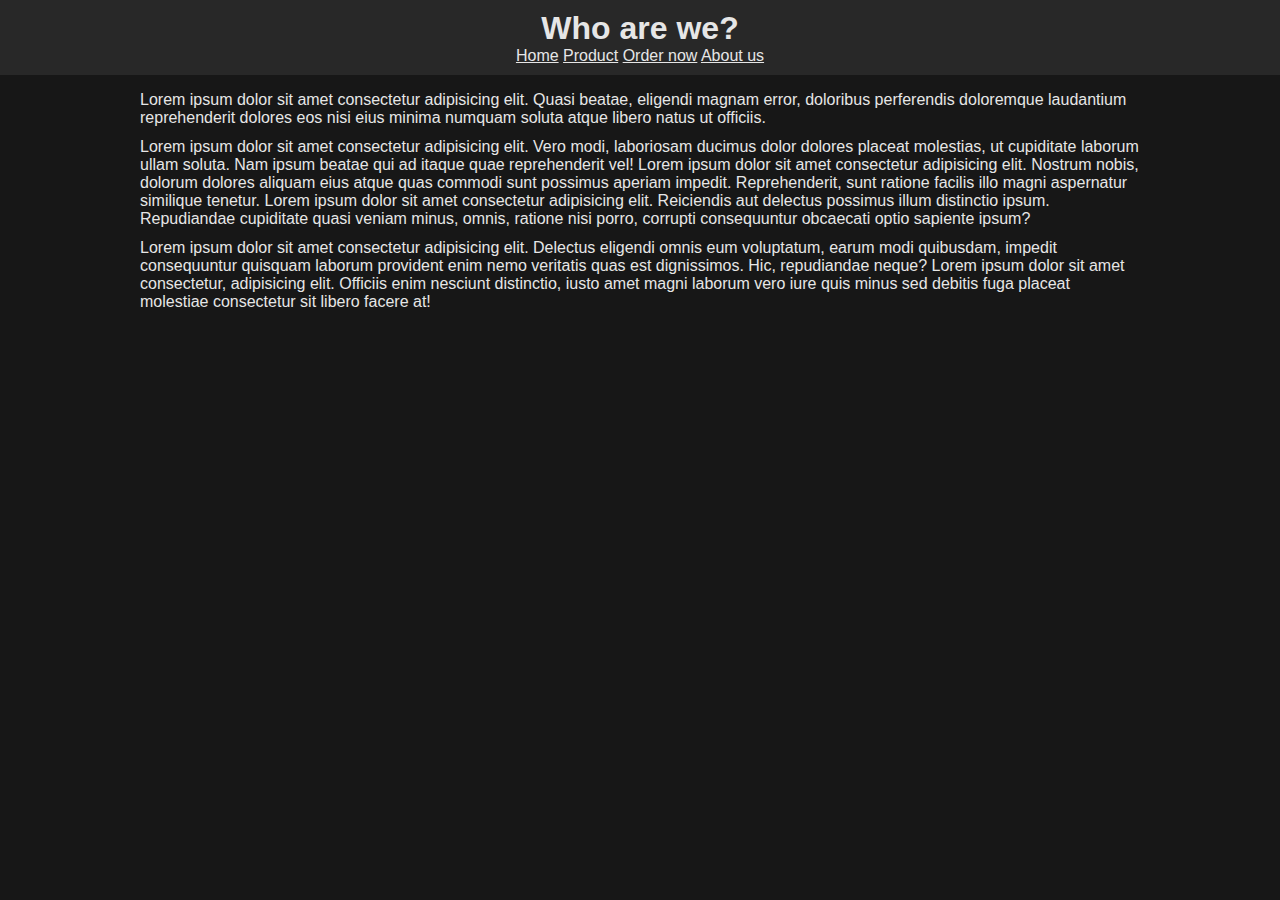
<file: pages/us.html>
<!DOCTYPE html>
<html lang="en">
  <head>
    <meta charset="UTF-8" />
    <meta name="viewport" content="width=device-width, initial-scale=1.0" />
    <link rel="stylesheet" href="/style/style.css" />
    <title>Hello title!</title>
  </head>
  <body>
    <header>
      <h1 class="title"><a>Who are we?</a></h1>
      <nav>
        <li class="nav-list">
          <a class="nav-link" href="/index.html">Home</a>
          <a class="nav-link" href="/pages/product.html">Product</a>
          <a class="nav-link" href="/pages/order.html">Order now</a>
          <a class="nav-link" href="/pages/us.html">About us</a>
        </li>
      </nav>
    </header>
    <div class="container">
      <p>
        Lorem ipsum dolor sit amet consectetur adipisicing elit. Quasi beatae,
        eligendi magnam error, doloribus perferendis doloremque laudantium
        reprehenderit dolores eos nisi eius minima numquam soluta atque libero
        natus ut officiis.
      </p>
      <p>
        Lorem ipsum dolor sit amet consectetur adipisicing elit. Vero modi,
        laboriosam ducimus dolor dolores placeat molestias, ut cupiditate
        laborum ullam soluta. Nam ipsum beatae qui ad itaque quae reprehenderit
        vel! Lorem ipsum dolor sit amet consectetur adipisicing elit. Nostrum
        nobis, dolorum dolores aliquam eius atque quas commodi sunt possimus
        aperiam impedit. Reprehenderit, sunt ratione facilis illo magni
        aspernatur similique tenetur. Lorem ipsum dolor sit amet consectetur
        adipisicing elit. Reiciendis aut delectus possimus illum distinctio
        ipsum. Repudiandae cupiditate quasi veniam minus, omnis, ratione nisi
        porro, corrupti consequuntur obcaecati optio sapiente ipsum?
      </p>
      <p>
        Lorem ipsum dolor sit amet consectetur adipisicing elit. Delectus
        eligendi omnis eum voluptatum, earum modi quibusdam, impedit
        consequuntur quisquam laborum provident enim nemo veritatis quas est
        dignissimos. Hic, repudiandae neque? Lorem ipsum dolor sit amet
        consectetur, adipisicing elit. Officiis enim nesciunt distinctio, iusto
        amet magni laborum vero iure quis minus sed debitis fuga placeat
        molestiae consectetur sit libero facere at!
      </p>
    </div>
  </body>
</html>
</file>
<file: CSS/global.css>
@import url(header.css);
@import url(loader.css);

:root {
  --bg-color: #f7f7f7;
  --primary-color: #3f3f44;
  --secondary-color: #fdcb9e;
  --tertiary-color: #cceabb;
  --border-width: 0.4rem;
  font-size: 18px;
}

*,
*::before,
*::after {
  margin: 0;
  padding: 0;
  box-sizing: border-box;
}

body {
  background-color: var(--bg-color);
  color: var(--primary-color);
  font-family: "Open Sans";
  overflow-x: hidden;
}

::-webkit-scrollbar {
  width: 0.8rem;
  height: 0.8rem;
}

::-webkit-scrollbar-track {
  background: transparent;
}

::-webkit-scrollbar-thumb {
  background: var(--primary-color);
  border-radius: 1rem;
  border: 0.2rem solid var(--bg-color);
}

::-webkit-scrollbar-thumb:hover {
  background: #555;
}

::selection {
  background-color: var(--secondary-color);
}

/* General styling */
.grid {
  display: grid;
}

.flex {
  display: flex;
}

/* 

THERE USED TO BE SEPARATE VERTICAL AND HORIZONTAL
STYLES.

*/

.dotted-line {
  border-width: 0;
  border-style: dotted;
  border-color: var(--primary-color);
}

h1,
h2,
h3,
b {
  font-family: "outfit";
  font-weight: bold;
}

h1 {
  width: fit-content;
  padding: 0 2rem;
  margin: 0 auto;
  background-color: var(--bg-color);
}

h2 {
  font-size: 1.2rem;
}

p {
  font-family: "Open Sans";
}

/* ------------------- */
/* Container structure */
/* ------------------- */

.container {
  margin: 0 auto;
  width: min(1250px, 100vw);
  padding: 0 1rem;
}

.container > section {
  height: 100vh;
  width: 100%;

  flex-direction: row;
  justify-content: center;
  align-items: center;

  grid-template-rows: 1fr;
  grid-template-areas: "L M R";
}

.left {
  grid-area: L;
}

.middle {
  grid-area: M;
}

.divider {
  height: var(--divider-height, 100vh);
  width: 0;
  --divider-margin: 2rem;
}

.right {
  grid-area: R;
}

.content-column {
  flex-direction: column;
  justify-content: space-between;
  gap: 4rem;
  min-height: 30%;
}

/* Note to self: These refer to the section headers like "My work", "About me", etc */
.header {
  position: relative;
}

.header::after {
  content: "";
  position: absolute;
  top: 50%;
  transform: translateY(-50%);

  background-color: var(--primary-color);

  width: 100%;
  height: 5px;

  z-index: -1;
}

.content {
  flex-direction: column;
  gap: 1.5rem;
}

.content p:not(:first-child) {
  margin-top: 0.7rem;
}
</file>
<file: CSS/home.css>
@import url("queries/home.css");

/* ------- */
/* Landing */
/* ------- */
.landing {
  grid-template-columns: 1fr min-content 1fr;
}

.my-img {
  display: block;
  margin: 0 0 0 auto;
  object-fit: cover;
  height: 20rem;
}

.landing > .middle > .divider {
  --divider-height: 22rem;

  flex-direction: column;
  justify-content: center;

  margin: 0 var(--divider-margin);
}

.dotted-line {
  border-left-width: var(--border-width);
}

.greeting {
  font-family: "outfit";
  font-weight: normal;
  font-size: 1.9rem;
}

.my-name {
  font-size: 2.8rem;
  line-height: 70%;
  font-weight: bold;
}

.intro-desc {
  width: min(30rem, 90%);
}
</file>
<file: CSS/about.css>
@import url("queries/about.css");

/* ----- */
/* About */
/* ----- */
.about {
  grid-template-columns: 1fr min-content 1fr;
}

.about > .right {
  flex-direction: column;
  gap: 0.4rem;
}

.about > .middle > .divider {
  --divider-height: 40rem;
  margin: 0 var(--divider-margin);
}

.dotted-line {
  border-left-width: var(--border-width);
}

.programming-language {
  flex-direction: row;
  justify-content: right;
  align-items: center;
  gap: 1rem;
}

.programming-language > .language {
  width: fit-content;
}

.programming-language > .proficiency {
  display: inline-block;
  width: min(20rem, 100%);
  height: 0.4rem;
  background-image: linear-gradient(
    to right,
    var(--secondary-color) var(--amount),
    var(--primary-color) var(--amount)
  );
  border-radius: 1rem;
}

.c-sharp {
  --amount: 15%;
}

.php {
  --amount: 30%;
}

.python {
  --amount: 50%;
}

.typescript {
  --amount: 65%;
}

.javascript {
  --amount: 75%;
}

.html-css {
  --amount: 85%;
}

.contact {
  position: relative;
  width: fit-content;
  margin: 0 auto;
}

.contact::after {
  position: absolute;
  top: 115%;
  left: 50%;
  transform: translateX(-50%);
}

.about .contact::after {
  content: url("../imgs/other/green_scribble.svg");
}
</file>
<file: CSS/education.css>
@import url("queries/education.css");

/* --------- */
/* Education */
/* --------- */
.education {
  grid-template-columns: 1fr min-content 1fr;
}

.year {
  font-weight: bold;
  font-size: 2.5rem;
  line-height: 50%;
  display: inline-block;
}

.year.passed {
  text-shadow: 5px 0 0 var(--secondary-color);
}

.events {
  flex-direction: column;
  gap: 5rem;
  list-style: none;
}

.event {
  text-align: right;
}
/* 
.timeline {
  height: 100vh;
  position: relative;
} */

/* .timeline::after {
  content: "";
  position: absolute;
  height: 35%;
  width: 100%;
  bottom: 0;
  border-left: 0.4rem solid var(--bg-color);
  transform: translateX(-100%);
  opacity: 0.8;
} */

.education > .middle > .divider {
  flex-direction: column;
  justify-content: center;

  margin: 0 var(--divider-margin);
}

.dotted-line {
  border-left-width: var(--border-width);
}

.modules {
  flex-direction: column;
  gap: 1.3rem;
  list-style: none;
}

.module {
  padding-left: 0.5rem;
}

.clickable {
  cursor: pointer;
}

.arrow {
  display: inline-block;
  margin: 0 0.2rem;
  border: 0 solid var(--primary-color);
  border-width: 0 2px 2px 0;
  width: 0.5rem;
  height: 0.5rem;

  position: relative;
  transform: translateY(-25%) rotate(45deg);
  transition: transform 0.15s ease-out;
}

.module > .desc {
  display: none;
  padding: 0.5rem 0;
  overflow: hidden;
}

.expanded > .desc {
  display: inline-block;
}

.expanded .arrow {
  transform: rotate(-135deg);
}
</file>
<file: CSS/internship.css>
@import url("queries/internship.css");

/* ---------- */
/* Internship */
/* ---------- */
.internship {
  grid-template-columns: 1fr 2fr 1fr;
}

.contact {
  position: relative;
  width: fit-content;
  margin: 0 auto;
}

.contact::after {
  position: absolute;
  top: 115%;
  left: 50%;
  transform: translateX(-50%);
}

.internship .contact::after {
  content: url("../imgs/other/yellow_scribble.svg");
}
</file>
<file: CSS/queries.css>
@media only screen and (max-width: 1000px) {
  h1 {
    padding: 0 1rem;
  }

  .internship {
    grid-template-columns: 1fr 6fr 1fr;
  }
}

@media only screen and (max-width: 800px) {
  .internship {
    grid-template-columns: 1fr;
  }
}
</file>
<file: CSS/work.css>
@import url("queries/work.css");

/* ---- */
/* Work */
/* ---- */
.work {
  grid-template-columns: 3fr min-content 6fr;
}

.project-heading > .sub {
  font-size: 1rem;
  font-family: "Outfit";
  font-weight: light;
}

.project-links {
  gap: 0.5rem;
}

.project-link {
  border: 0.2rem solid var(--primary-color);

  position: relative;
  transition: transform 0.2s, box-shadow 0.2s;
  background-color: var(--bg-color);

  align-items: center;
  box-shadow: 0px 0px 0 var(--secondary-color), 0px 0px 0 var(--secondary-color);
  outline: none;
}

.project-link:hover,
.project-link:focus {
  transform: translate(5px, -5px);
  box-shadow: -2.5px 2.5px 0 var(--secondary-color),
    -5px 5px 0 var(--secondary-color);
}

.project-link:hover::before {
  transform: translate(-10%, 10%);
}

.project-link > img {
  height: calc(32px + 0.2rem);
  width: auto;
  padding: 0.2rem 2rem;
  z-index: 5;
  background-color: var(--bg-color);
}

.work > .middle > .divider {
  flex-direction: column;
  justify-content: center;

  margin: 0 var(--divider-margin);
}

.dotted-line {
  border-left-width: var(--border-width);
}

.work-snapshot {
  width: 100%;
  object-fit: cover;
  border-radius: 0.3rem;
}
</file>
<file: style/style.css>
/*
    VARIABLES
*/
:root {
  --bg: rgb(23, 23, 23);
  --secondary: rgb(40, 40, 40);
  --text: rgb(230, 230, 230);
  --highlight: rgb(1, 158, 113);
}

/*
    GLOBALS
*/

* {
  padding: 0;
  margin: 0;
  box-sizing: border-box;
  font-family: "Segoe UI", Tahoma, Geneva, Verdana, sans-serif;
  color: var(--text);
}

body {
  background-color: var(--bg);
}

/*
    HEADER / NAVIGATION
*/

header {
  width: 100vw;
  background-color: var(--secondary);
  padding: 10px 0;
}

.nav-list,
.title {
  text-align: center;
  width: 1200px;
  margin: 0 auto;
}

.title {
}

.nav-list {
  list-style: none;
}

/*
    CONTENT
*/

.container {
  width: 1000px;
  margin: 1rem auto 0 auto;
}

p {
  margin-bottom: 0.7rem;
}

/*
    ORDER FORM
*/

fieldset {
  width: 500px;
  padding: 30px 40px;
  border-color: var(--text);
  border-width: 2px;
  margin: 0 auto;
  display: flex;
  flex-direction: column;
  justify-content: space-between;
}

legend {
  padding: 0 10px;
  text-align: center;
  border: 1px solid var(--text);
  border-width: 0 1px 0 1px;
}

.margin {
  margin-bottom: 0.5rem;
}

input[type="text"],
textarea,
select,
button {
  padding: 10px 17px;
  background-color: transparent;
  border: 1px dashed var(--text);
}

textarea {
  resize: vertical;
}

button {
  width: fit-content;
  margin: 20px auto 0 auto;
  transition-duration: 0.2s;
  font-weight: bold;
  border-width: 2px;
}

button:hover {
  cursor: pointer;
  background-color: var(--text);
  color: var(--bg);
}
</file>
